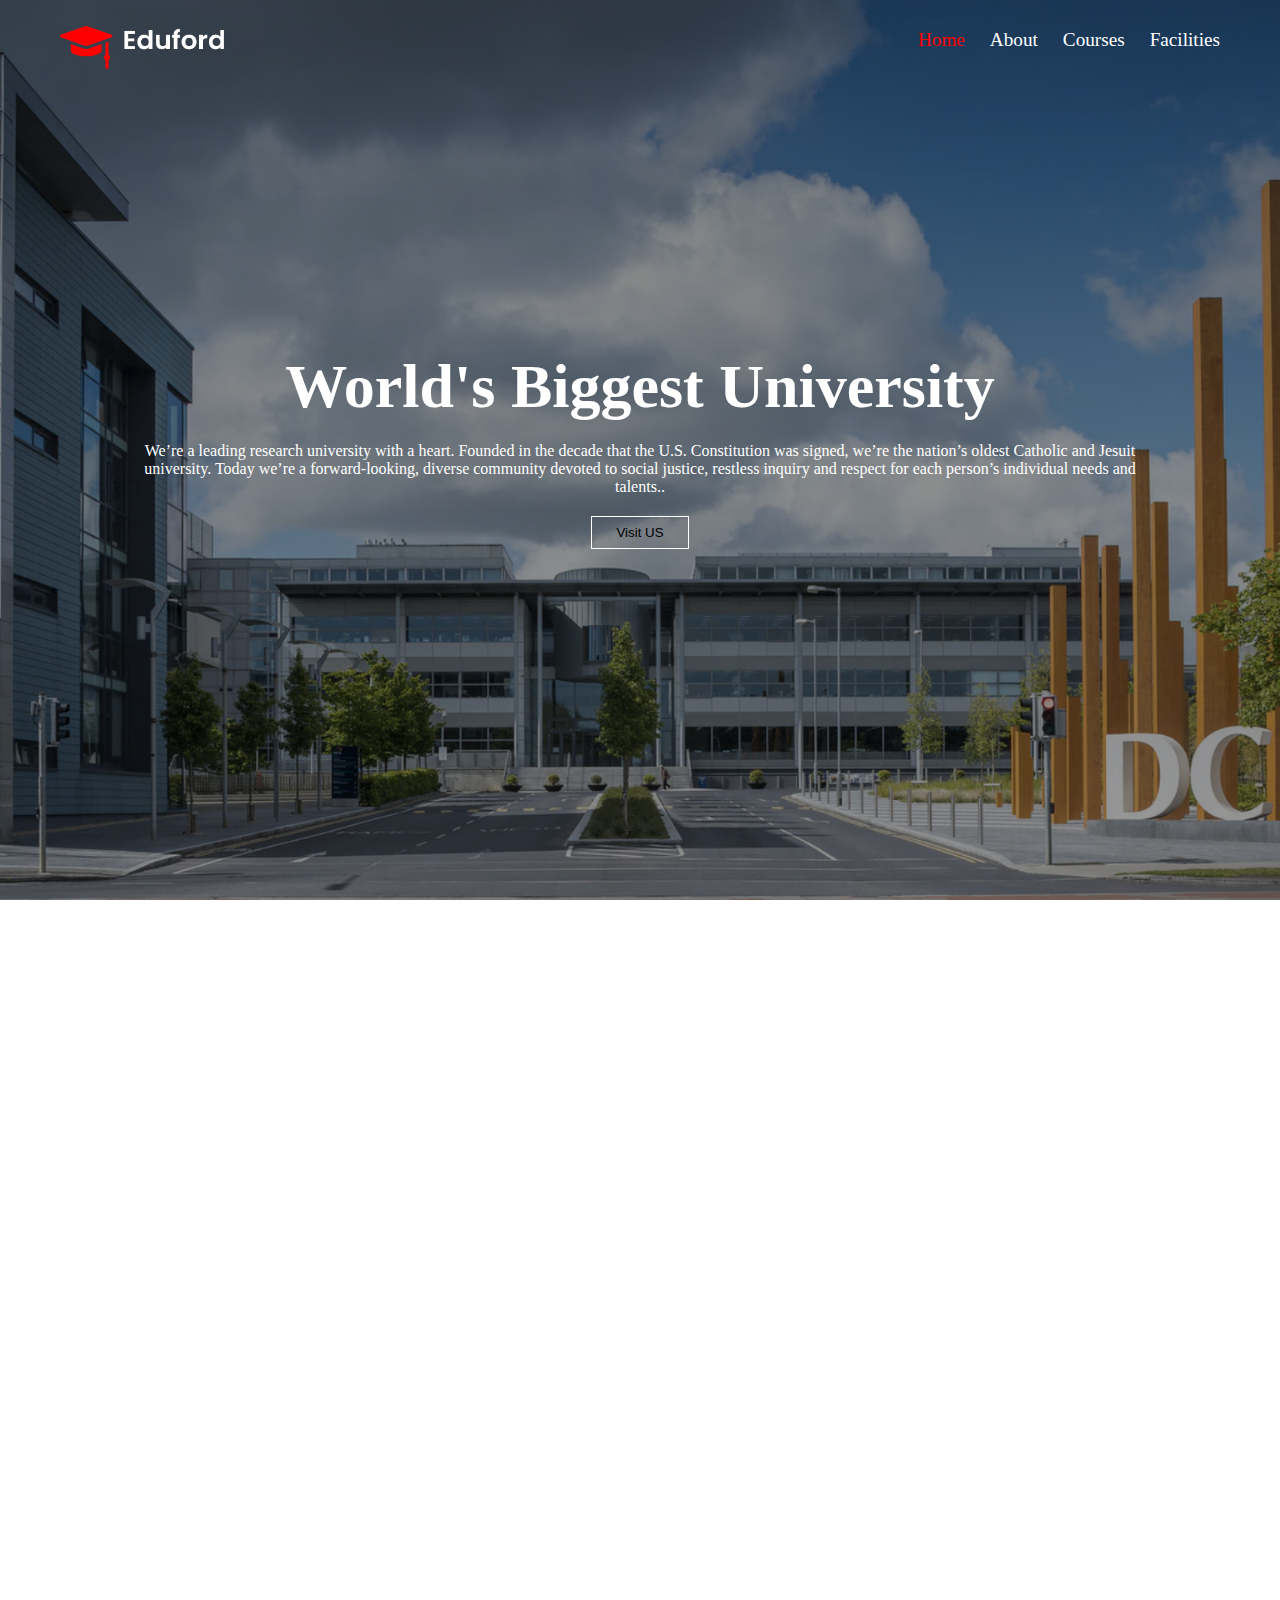
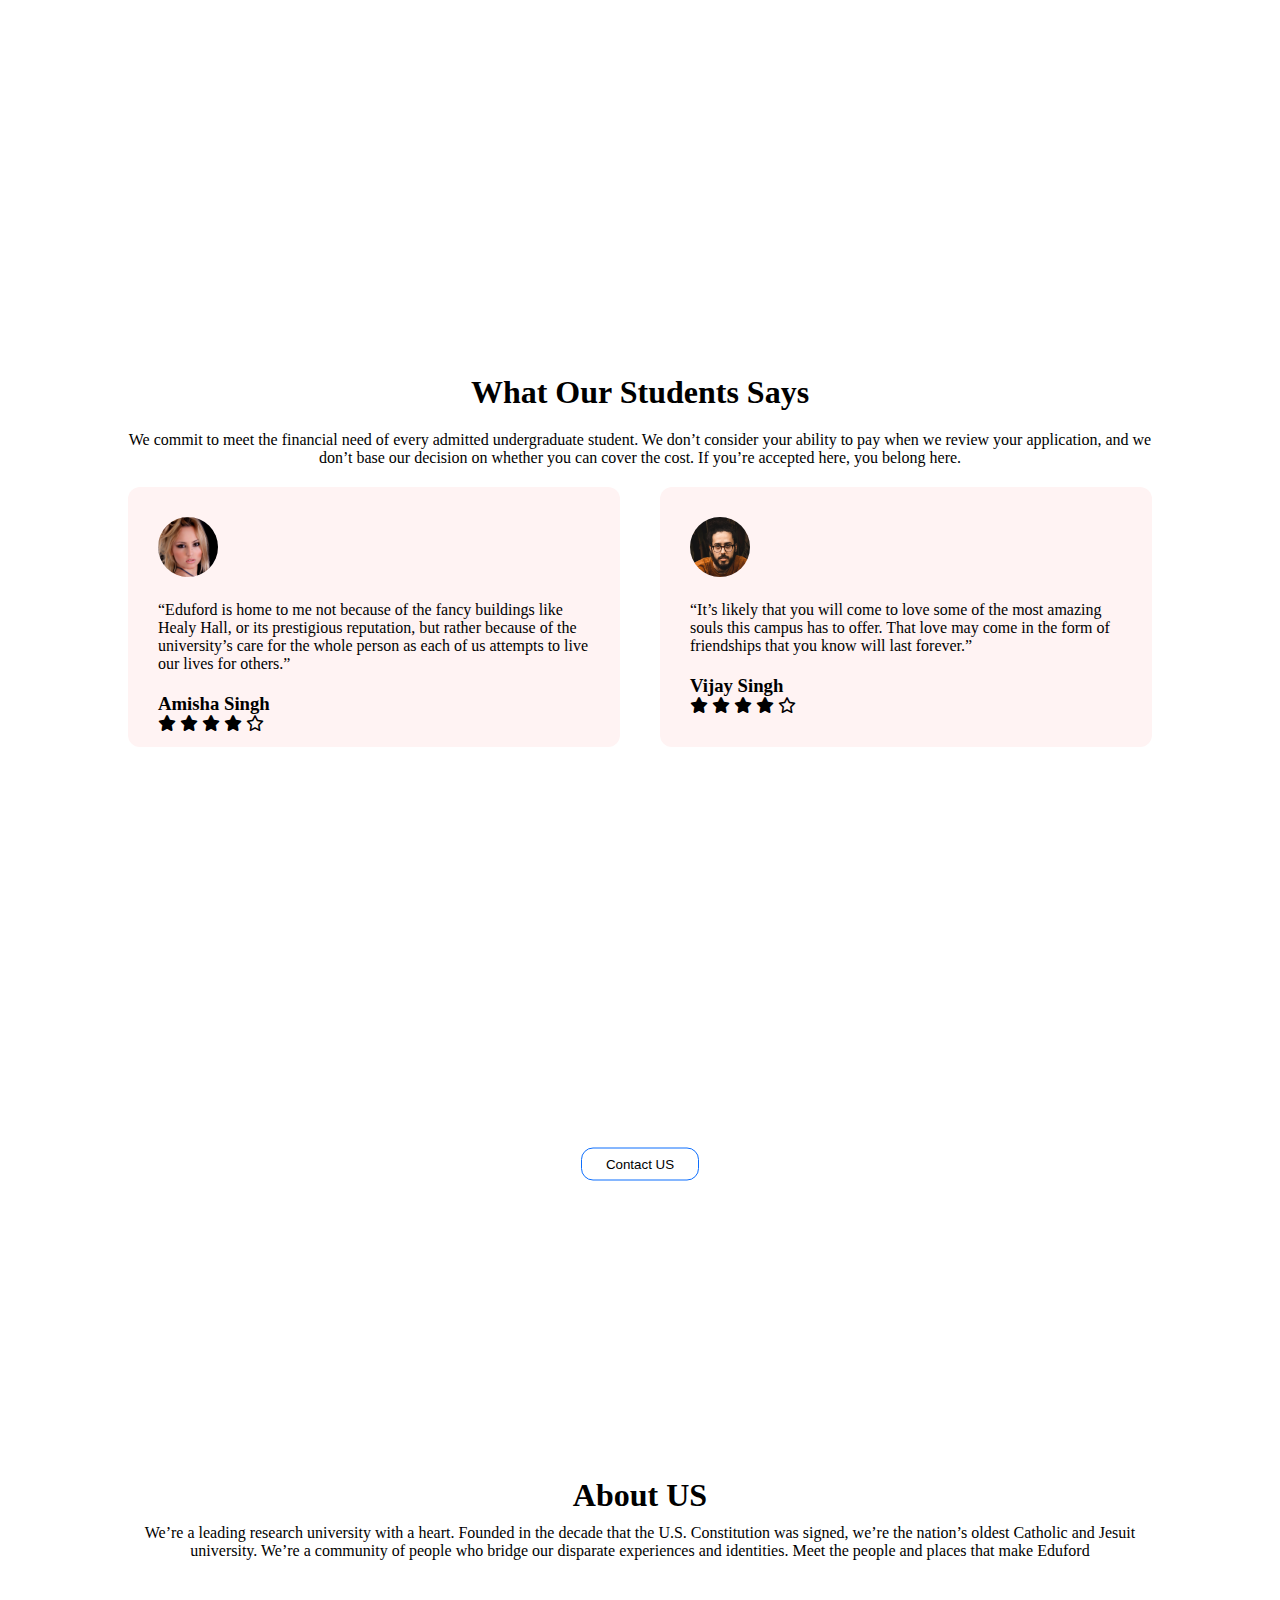
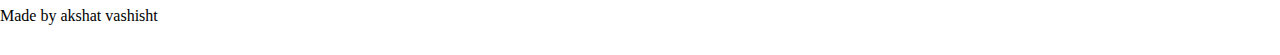
<file: index.html>
<!DOCTYPE html>
<html lang="en">
<head>
    <meta charset="UTF-8">
    <meta name="viewport" content="width=device-width, initial-scale=1.0">
    <title>Document</title>
    <link rel="stylesheet" href="https://cdnjs.cloudflare.com/ajax/libs/font-awesome/6.1.2/css/all.min.css">
    <link rel="stylesheet" type="text/css" href="index.css">
    <link rel="stylesheet" href="https://unpkg.com/aos@next/dist/aos.css" />
</head>
<body>

   <!-- Header -->
   <div class="header">
    <!-- Navbar -->
    <div class="nav">
        <div class="logo"><img src="images/logo.png"></div>
        <div class="list">
            <ul>
                <li><a id="active" href="home.html">Home</a></li>
                <li><a href="About.html">About</a></li>
                <li><a href="courses.html">Courses</a></li>
                <li><a href="facilities.html">Facilities</a></li>
                <!-- <li><a href="#">Contact</a></li> -->
            </ul>
        </div>
        <div class="hamburger">
            <div class="bar"></div>
            <div class="bar"></div>
            <div class="bar"></div>

        </div>
    </div>

    <!-- Hero Section -->
    <div class="hero">
        <div class="content">
            <div class="heading"><h1>World's Biggest University</h1></div>
            <div class="para">We’re a leading research university with a heart. Founded in the decade that the U.S. Constitution was signed, we’re the nation’s oldest Catholic and Jesuit university. Today we’re a forward-looking, diverse community devoted to social justice, restless inquiry and respect for each person’s individual needs and talents..</div>
            <div class="button"><button>Visit US</button></div>
        </div>
    </div>
   </div>

   <!-- Section 1 -->
   <div class="container " data-aos="fade-left">
    <div class="text">
        <h1>Courses We Offer</h1>
        <p>Explore the intersection of technology and society. Learn about environmental justice. Take the famous Problem of God course. Our innovative courses inspire and invite you to help solve some of today’s most pressing local, national and global issues.</p>

    </div>

    <div class="row">
        <div class="cards">
            <h3>UnderGraduate Programs</h3>
            <p>For decades, Eduford College has improved the health of our communities, one graduate at a time. The JoAnn McGrath School of Nursing and Health Professions, as one of the largest nursing schools in Wisconsin, offers a wide array of fully accredited nursing programs, guaranteed clinical placements and a technology-rich Center for Clinical Education.</p>
        </div>

        <div class="cards">
            <h3>Graduatie Programs</h3>
            <p>For decades, Eduford College has improved the health of our communities, one graduate at a time. The JoAnn McGrath School of Nursing and Health Professions, as one of the largest nursing schools in Wisconsin, offers a wide array of fully accredited nursing programs, guaranteed clinical placements and a technology-rich Center for Clinical Education.</p>
        </div>


        <div class="cards">
            <h3>PostGraduation Programs</h3>
            <p>For decades, Eduford College has improved the health of our communities, one graduate at a time. The JoAnn McGrath School of Nursing and Health Professions, as one of the largest nursing schools in Wisconsin, offers a wide array of fully accredited nursing programs, guaranteed clinical placements and a technology-rich Center for Clinical Education.</p>
        </div>
    </div>
   </div>

  
 
<!-- section 2 -->

     <div class="container_2" data-aos="fade-right">
        <div class="t">
            <h1>Our facilities</h1>
            <p>We commit to meet the financial need of every admitted undergraduate student. We don’t consider your ability to pay when we review your application, and we don’t base our decision on whether you can cover the cost. If you’re accepted here, you belong here.</p>
        </div>

        <div class="row_2">
            <div class="cards_2">
                <div class="image"><img src="images/library.png"></div>
                <div class="p">
                    <h3>World Class Library</h3>
                    <p>Pursue research at Eduford’s libraries, which include more than 3.5 million holdings. Whether your focus is on a specific discipline, interdisciplinary areas or emerging fields, our libraries offer academic resources, a maker hub, collaborative spaces and more.</p>
                </div>
            </div>

            <div class="cards_2">
                <div class="image"><img src="images/basketball.png"></div>
                <div class="p">
                    <h3>Largest Play Ground</h3>
                    <p>The College introduces students to philosophy and theology and challenges them to delve deeply into the arts, humanities, languages, social sciences and sciences.they are part of a rich legacy of academic excellence designed to serve them well in an ever-changing world</p>
                </div>
            </div>

            <div class="cards_2">
                <div class="image"><img src="images/cafeteria.png"></div>
                <div class="p">
                    <h3>Tasty and Healthy Food</h3>
                    <p>Whether students pursue studies in Arabic, chemistry, government or one of hundreds of other opportunities, they are part of a rich legacy of academic excellence designed to serve them well in an ever-changing world.</p>
                </div>
            </div>
        </div>

     </div>


     <div class="review">
        <div class="review_text">
            <h1> What Our Students Says</h1>
            <p>We commit to meet the financial need of every admitted undergraduate student. We don’t consider your ability to pay when we review your application, and we don’t base our decision on whether you can cover the cost. If you’re accepted here, you belong here.</p>
        </div>
        <div class="row_3">

            <div class="cards_3">
                <div class="review_image"><img src="images/user1.jpg"></div>
                <div class="review_para">
                    <p>“Eduford is home to me not because of the fancy buildings like Healy Hall, or its prestigious reputation, but rather because of the university’s care for the whole person as each of us attempts to live our lives for others.”</p>
                </div>
                <div class="rating">
                    <h3>Amisha Singh</h3>
                    <div class="r">
                        <i class="fa-solid fa-star"></i>
                            <i class="fa-solid fa-star"></i>
                            <i class="fa-solid fa-star"></i>
                            <i class="fa-solid fa-star"></i>
                            <i class="fa-regular fa-star"></i>

                       </div>
                       </div>

                
        </div>
        <div class="cards_3">
            <div class="review_image"><img src="images/user2.jpg"></div>
            <div class="review_para">
                <p>“It’s likely that you will come to love some of the most amazing souls this campus has to offer. That love may come in the form of friendships that you know will last forever.”</p>
            </div>
            <div class="rating">
                <h3>Vijay Singh</h3>
                <div class="r">
                    <i class="fa-solid fa-star"></i>
                    <i class="fa-solid fa-star"></i>
                    <i class="fa-solid fa-star"></i>
                    <i class="fa-solid fa-star"></i>
                    <i class="fa-regular fa-star"></i>


                    
                </div>
            </div>

    </div>
     </div>
     <!-- Cta  -->


<div class="cta">
    <div class="cta_text">
        <h1>Enroll For Our Various Online Courses
            Anywhere from the World</h1>
            <button>Contact US</button>
    </div>
</div>

<div class="about">
   <div class="about_text">
    <div class="line"></div>
    <h1>About US</h1>
    <p>We’re a leading research university with a heart. Founded in the decade that the U.S. Constitution was signed, we’re the nation’s oldest Catholic and Jesuit university. We’re a community of people who bridge our disparate experiences and identities. Meet the people and places that make Eduford</p>
   </div>
  

</div>


<div class="end">
    <p>Made by akshat vashisht</p>
  </div>
   
<script src="https://unpkg.com/aos@next/dist/aos.js"></script>
<script>
  AOS.init({
      offset: 255,
duration:1200
  });
</script>

<script>
let hamburger=document.getElementsByClassName("hamburger")[0];
let header=document.getElementsByClassName("header")[0];

hamburger.addEventListener("click",()=>{
  hamburger.classList.toggle("on");
  header.classList.toggle("on");
})
</script>

      
   
</body>
</html>
</file>
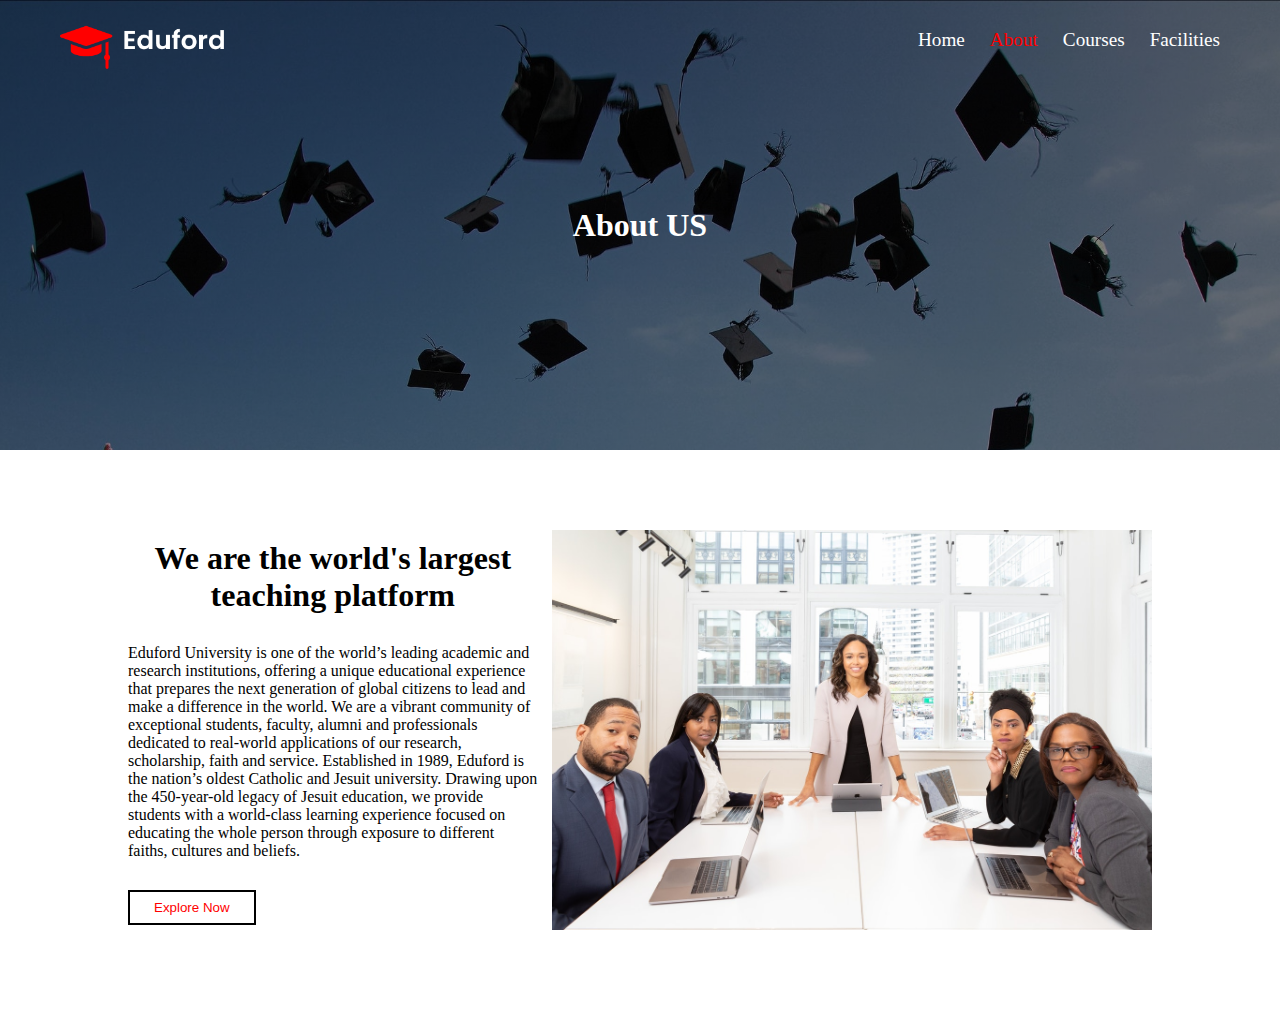
<file: About.html>
<!DOCTYPE html>
<html lang="en">
<head>
    <meta charset="UTF-8">
    <meta name="viewport" content="width=device-width, initial-scale=1.0">
    <title>Document</title>
    <link rel="stylesheet" type="text/css" href="About.css">
</head>
<body>
     <!-- Header -->
   <div class="header">
    <!-- Navbar -->
    <div class="nav">
        <div class="logo"><img src="/images/logo.png"></div>
        <div class="list">
            <ul>
                <li><a  href="index.html">Home</a></li>
                <li><a id="active" href="About.html">About</a></li>
                <li><a href="courses.html">Courses</a></li>
                <li><a href="facilities.html">Facilities</a></li>
            </ul>
        </div>
        <div class="hamburger">
            <div class="bar"></div>
            <div class="bar"></div>
            <div class="bar"></div>
        </div>
    </div>
    <div class="hero">
        <h1>About US</h1>
    </div>
    </div>
    

    <div class="container">
       <div class="wrapper">
        <div class="text card">
            <h1>We are the world's largest teaching platform</h1>
            <p>Eduford University is one of the world’s leading academic and research institutions, offering a unique educational experience that prepares the next generation of global citizens to lead and make a difference in the world. We are a vibrant community of exceptional students, faculty, alumni and professionals dedicated to real-world applications of our research, scholarship, faith and service. Established in 1989, Eduford is the nation’s oldest Catholic and Jesuit university. Drawing upon the 450-year-old legacy of Jesuit education, we provide students with a world-class learning experience focused on educating the whole person through exposure to different faiths, cultures and beliefs.</p>
            <button>Explore Now</button>
        </div>
        <div class="image card"><img src="images/about.jpg"></div>
       </div>
    </div>

    
    <script src="https://unpkg.com/aos@next/dist/aos.js"></script>
<script>
  AOS.init({
      offset: 255,
duration:1200
  });
</script>

<script>
let hamburger=document.getElementsByClassName("hamburger")[0];
let header=document.getElementsByClassName("header")[0];

hamburger.addEventListener("click",()=>{
  hamburger.classList.toggle("on");
  header.classList.toggle("on");
})

</script>
<script src="https://unpkg.com/aos@next/dist/aos.js"></script>
<script>
  AOS.init({
      offset: 255,
duration:1200
  });
</script>
</body>
</html>
</file>
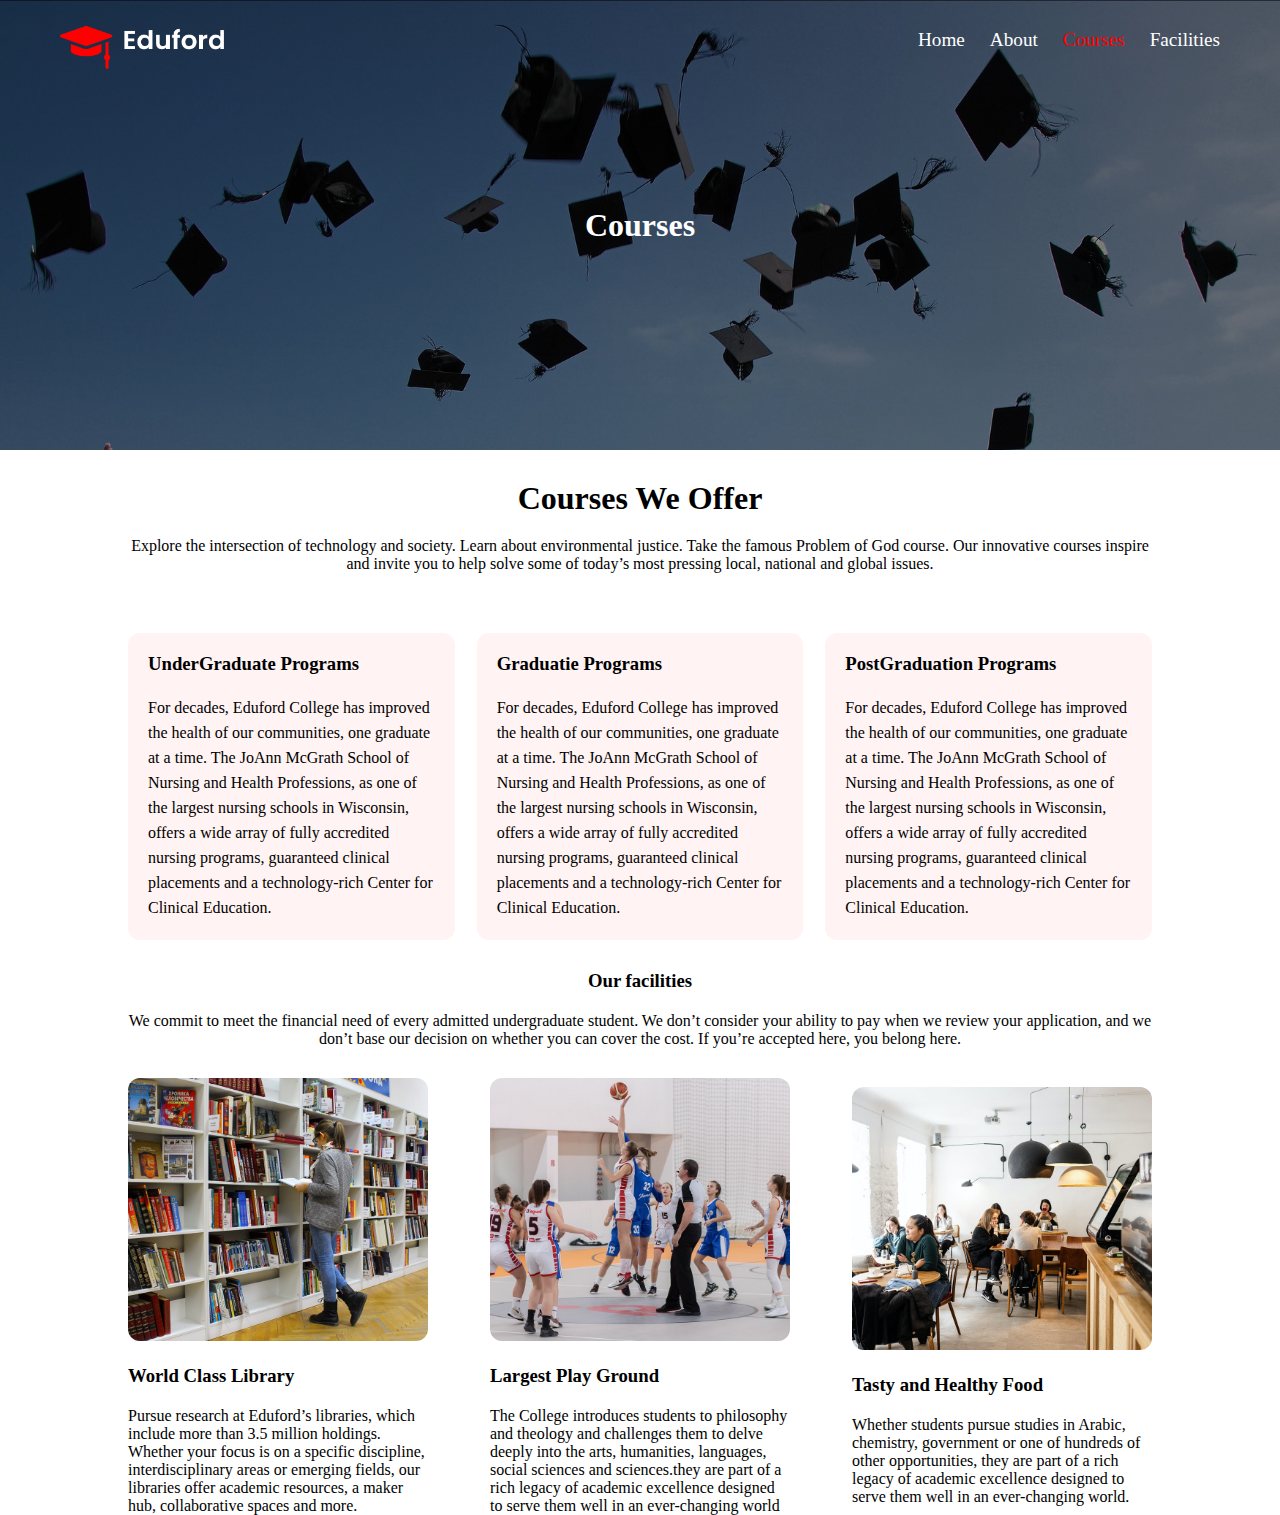
<file: courses.html>
<!DOCTYPE html>
<html lang="en">
<head>
    <meta charset="UTF-8">
    <meta name="viewport" content="width=device-width, initial-scale=1.0">
    <title>Document</title>
    <link rel="stylesheet" type="text/css" href="courses.css">
</head>
<body>
         <!-- Header -->
   <div class="header">
    <!-- Navbar -->
    <div class="nav">
        <div class="logo"><img src="images/logo.png"></div>
        <div class="list">
            <ul>
                <li><a href="index.html">Home</a></li>
                <li><a href="About.html">About</a></li>
                <li><a id="active"href="courses.html">Courses</a></li>
                <li><a href="facilities.html">Facilities</a></li>
            </ul>
        </div>
        <div class="hamburger">
            <div class="bar"></div>
            <div class="bar"></div>
            <div class="bar"></div>
        </div>
    </div>
    <div class="hero">
        <h1>Courses</h1>
    </div>
    </div>


    <!-- Section 1 -->
   <div class="container">
    <div class="text">
        <h1>Courses We Offer</h1>
        <p>Explore the intersection of technology and society. Learn about environmental justice. Take the famous Problem of God course. Our innovative courses inspire and invite you to help solve some of today’s most pressing local, national and global issues.</p>

    </div>

    <div class="row">
        <div class="cards">
            <h3>UnderGraduate Programs</h3>
            <p>For decades, Eduford College has improved the health of our communities, one graduate at a time. The JoAnn McGrath School of Nursing and Health Professions, as one of the largest nursing schools in Wisconsin, offers a wide array of fully accredited nursing programs, guaranteed clinical placements and a technology-rich Center for Clinical Education.</p>
        </div>

        <div class="cards">
            <h3>Graduatie Programs</h3>
            <p>For decades, Eduford College has improved the health of our communities, one graduate at a time. The JoAnn McGrath School of Nursing and Health Professions, as one of the largest nursing schools in Wisconsin, offers a wide array of fully accredited nursing programs, guaranteed clinical placements and a technology-rich Center for Clinical Education.</p>
        </div>


        <div class="cards">
            <h3>PostGraduation Programs</h3>
            <p>For decades, Eduford College has improved the health of our communities, one graduate at a time. The JoAnn McGrath School of Nursing and Health Professions, as one of the largest nursing schools in Wisconsin, offers a wide array of fully accredited nursing programs, guaranteed clinical placements and a technology-rich Center for Clinical Education.</p>
        </div>
    </div>
   </div>


   <!-- section 2 -->

   <div class="container_2">
    <div class="t">
        <h3>Our facilities</h3>
        <p>We commit to meet the financial need of every admitted undergraduate student. We don’t consider your ability to pay when we review your application, and we don’t base our decision on whether you can cover the cost. If you’re accepted here, you belong here.</p>
    </div>

    <div class="row_2">
        <div class="cards_2">
            <div class="image"><img src="images/library.png"></div>
            <div class="p">
                <h3>World Class Library</h3>
                <p>Pursue research at Eduford’s libraries, which include more than 3.5 million holdings. Whether your focus is on a specific discipline, interdisciplinary areas or emerging fields, our libraries offer academic resources, a maker hub, collaborative spaces and more.</p>
            </div>
        </div>

        <div class="cards_2">
            <div class="image"><img src="images/basketball.png"></div>
            <div class="p">
                <h3>Largest Play Ground</h3>
                <p>The College introduces students to philosophy and theology and challenges them to delve deeply into the arts, humanities, languages, social sciences and sciences.they are part of a rich legacy of academic excellence designed to serve them well in an ever-changing world</p>
            </div>
        </div>

        <div class="cards_2">
            <div class="image"><img src="images/cafeteria.png"></div>
            <div class="p">
                <h3>Tasty and Healthy Food</h3>
                <p>Whether students pursue studies in Arabic, chemistry, government or one of hundreds of other opportunities, they are part of a rich legacy of academic excellence designed to serve them well in an ever-changing world.</p>
            </div>
        </div>
    </div>

 </div>
 <script src="https://unpkg.com/aos@next/dist/aos.js"></script>
<script>
  AOS.init({
      offset: 255,
duration:1200
  });
</script>

<script>
let hamburger=document.getElementsByClassName("hamburger")[0];
let header=document.getElementsByClassName("header")[0];

hamburger.addEventListener("click",()=>{
  hamburger.classList.toggle("on");
  header.classList.toggle("on");
})
</script>
<script src="https://unpkg.com/aos@next/dist/aos.js"></script>
<script>
  AOS.init({
      offset: 255,
duration:1200
  });
</script>
</body>
</html>
</file>
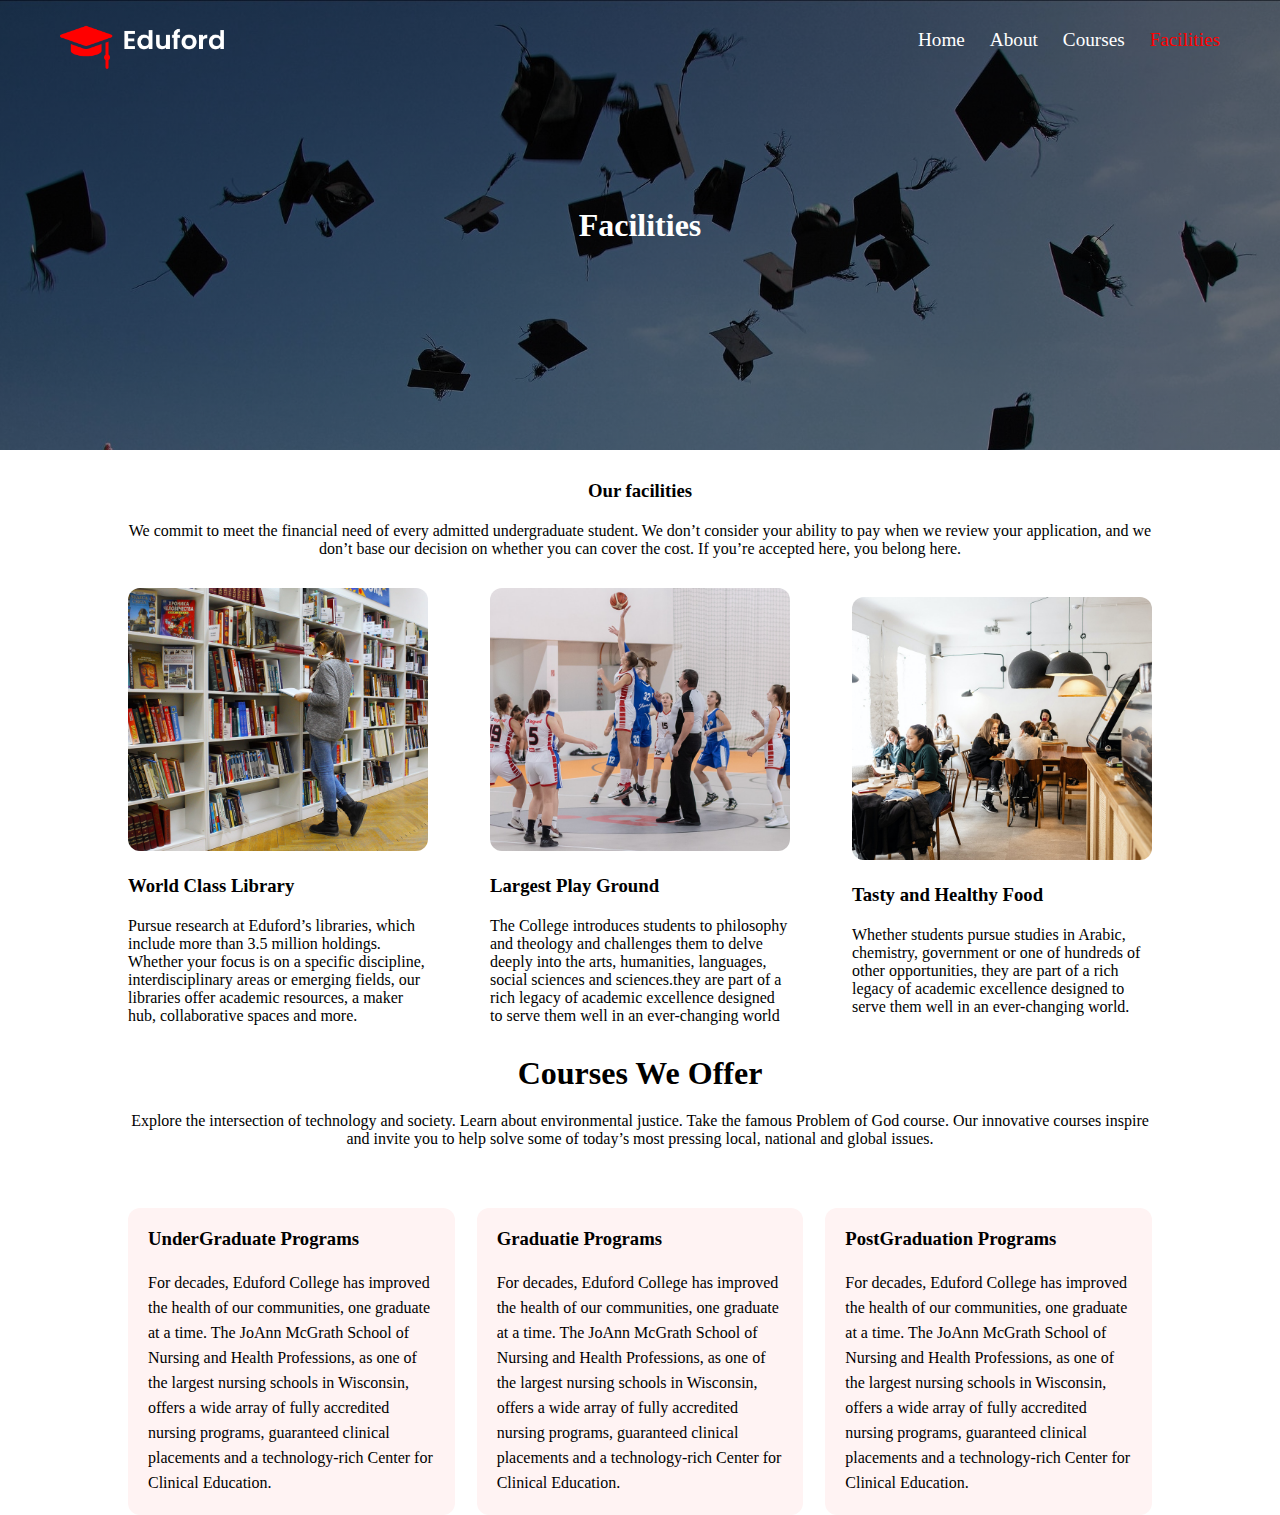
<file: facilities.html>
<!DOCTYPE html>
<html lang="en">
<head>
    <meta charset="UTF-8">
    <meta name="viewport" content="width=device-width, initial-scale=1.0">
    <title>Document</title>
    <link rel="stylesheet" type="text/css" href="facilities.css">
</head>
<body>
         <!-- Header -->
   <div class="header">
    <!-- Navbar -->
    <div class="nav">
        <div class="logo"><img src="images/logo.png"></div>
        <div class="list">
            <ul>
                <li><a href="index.html">Home</a></li>
                <li><a href="About.html">About</a></li>
                <li><a href="courses.html">Courses</a></li>
                <li><a id="active" href="facilities.html">Facilities</a></li>
            </ul>
        </div>
        <div class="hamburger">
            <div class="bar"></div>
            <div class="bar"></div>
            <div class="bar"></div>
        </div>
    </div>
    <div class="hero">
        <h1>Facilities</h1>
    </div>
    </div>


    <!-- Section 1 -->
  


   <!-- section 2 -->

   <div class="container_2">
    <div class="t">
        <h3>Our facilities</h3>
        <p>We commit to meet the financial need of every admitted undergraduate student. We don’t consider your ability to pay when we review your application, and we don’t base our decision on whether you can cover the cost. If you’re accepted here, you belong here.</p>
    </div>

    <div class="row_2">
        <div class="cards_2">
            <div class="image"><img src="images/library.png"></div>
            <div class="p">
                <h3>World Class Library</h3>
                <p>Pursue research at Eduford’s libraries, which include more than 3.5 million holdings. Whether your focus is on a specific discipline, interdisciplinary areas or emerging fields, our libraries offer academic resources, a maker hub, collaborative spaces and more.</p>
            </div>
        </div>

        <div class="cards_2">
            <div class="image"><img src="images/basketball.png"></div>
            <div class="p">
                <h3>Largest Play Ground</h3>
                <p>The College introduces students to philosophy and theology and challenges them to delve deeply into the arts, humanities, languages, social sciences and sciences.they are part of a rich legacy of academic excellence designed to serve them well in an ever-changing world</p>
            </div>
        </div>

        <div class="cards_2">
            <div class="image"><img src="images/cafeteria.png"></div>
            <div class="p">
                <h3>Tasty and Healthy Food</h3>
                <p>Whether students pursue studies in Arabic, chemistry, government or one of hundreds of other opportunities, they are part of a rich legacy of academic excellence designed to serve them well in an ever-changing world.</p>
            </div>
        </div>
    </div>

 </div>
 <div class="container">
    <div class="text">
        <h1>Courses We Offer</h1>
        <p>Explore the intersection of technology and society. Learn about environmental justice. Take the famous Problem of God course. Our innovative courses inspire and invite you to help solve some of today’s most pressing local, national and global issues.</p>

    </div>

    <div class="row">
        <div class="cards">
            <h3>UnderGraduate Programs</h3>
            <p>For decades, Eduford College has improved the health of our communities, one graduate at a time. The JoAnn McGrath School of Nursing and Health Professions, as one of the largest nursing schools in Wisconsin, offers a wide array of fully accredited nursing programs, guaranteed clinical placements and a technology-rich Center for Clinical Education.</p>
        </div>

        <div class="cards">
            <h3>Graduatie Programs</h3>
            <p>For decades, Eduford College has improved the health of our communities, one graduate at a time. The JoAnn McGrath School of Nursing and Health Professions, as one of the largest nursing schools in Wisconsin, offers a wide array of fully accredited nursing programs, guaranteed clinical placements and a technology-rich Center for Clinical Education.</p>
        </div>


        <div class="cards">
            <h3>PostGraduation Programs</h3>
            <p>For decades, Eduford College has improved the health of our communities, one graduate at a time. The JoAnn McGrath School of Nursing and Health Professions, as one of the largest nursing schools in Wisconsin, offers a wide array of fully accredited nursing programs, guaranteed clinical placements and a technology-rich Center for Clinical Education.</p>
        </div>
    </div>
   </div>
   <script src="https://unpkg.com/aos@next/dist/aos.js"></script>
   <script>
     AOS.init({
         offset: 255,
   duration:1200
     });
   </script>
   
   <script>
   let hamburger=document.getElementsByClassName("hamburger")[0];
   let header=document.getElementsByClassName("header")[0];
   
   hamburger.addEventListener("click",()=>{
     hamburger.classList.toggle("on");
     header.classList.toggle("on");
   })
   </script>
   <script src="https://unpkg.com/aos@next/dist/aos.js"></script>
   <script>
     AOS.init({
         offset: 255,
   duration:1200
     });
   </script>
</body>
</html>
</file>
<file: index.css>
*{
    margin:0;
    padding:0;
    
    
}
:root{
    font-size: 62.5%;
}
body{
   font-size: 1.6rem;
}
#active{
    color:red;
}
.header{
    height:100vh;
    background-image: linear-gradient(rgba(0,0,0,0.5),rgba(0,0,0,0.4)),url("images/banner.png");
    background-size:cover;
    background-position: center;
    position:relative;

}
.logo img{
    width:16.6rem;
    margin-top:1.5rem;
}
.nav{
    height:8rem;
    display: flex;
    justify-content: space-between;
    align-items: center;
   
    padding:0rem 6rem;


}
.list ul{
    display:flex;
    gap:2.5rem;
    list-style-type: none;

}
.list ul li a{
    text-decoration: none;
    color:white;
    font-size: larger;
    position:relative;
}

.list ul li a::before{
    content:"";
    position: absolute;
    left:0;
    top:100%;
    width:0;
    height:0.3rem;
    background-color:red;
    border-radius:0.8rem;
    transition:all 300ms ease-in;

}
.list ul li a:hover:before{
    width:100%;
}
.active{
    color:red;
}
.hero{
    width:80%;
    margin:0 auto;
    position:absolute;
    left:50%;
    top:50%;
    transform: translate(-50%,-50%);
    color:white;
    text-align: center;
}
.heading h1{
   font-size: 6.2rem;
    font-weight: 700;
  
    margin-bottom:2rem;
}
.container_2{
    width:100%;
    margin-top:30px;

 }
 .t p{
    margin:20px 0px;
 }
 .t{
    width:80%;
    margin:30px auto;
    text-align: center;
 }

 .image img{
    width:300px;
    border-radius:12px;
    margin-bottom: 20px;
 }
 .row_2{
    width:80%;
    margin:0 auto;
display: flex;
align-items: center;
justify-content: space-between;
 }
 .cards{
    padding:1.2rem;
 }
 .cards h3{
    text-align: center;
    margin-bottom: 20px;
 }



 .cards_2{
    flex-basis: 28%;
 }
.para{
    
    margin-bottom:2rem;
}

.button button{
    background-color: transparent;
    border:1px solid white;
    outline:none;
    padding:0.8rem 2.4rem;
    transition: all 300ms ease-in;
    cursor:pointer;
}
.button button:hover{
    background-color:cornflowerblue ;
}
/* Section 1 */
.container{
    margin-top:3rem;
    width:100%;
 

}
.text{
    width:80%;
    margin:0 auto;
    margin-bottom: 2rem;
    text-align: center;
    
}
.text h1{
    margin:2rem;
    
}

.row{
    width:80%;
    margin:0 auto;
  
    display:flex;
    align-items: center;
    justify-content: space-between;
}
.cards{
    flex-basis:28%;
    padding:0.2rem;
background: #fff3f3;
border-radius: 1.2rem;
transition:all 300ms ease-in;
margin-top:4rem;

}
.cards h1{
    text-align: center;
}

.cards p{
    margin-top:2rem;
    line-height: 2.5rem;
}
.cards:hover{
    box-shadow:0 0 20px 0 rgba(0,0,0,0.3);
    transform:translateY(-20px);
    cursor:pointer;
 }


 /* Section2  */
 .container_2{
    width:100%;
    margin-top:30px;

 }
 .t p{
    margin:20px 0px;
 }
 .t{
    width:80%;
    margin:30px auto;
    text-align: center;
 }

 .image img{
    width:300px;
    border-radius:12px;
    margin-bottom: 20px;
 }
 .row_2{
    width:80%;
    margin:0 auto;
display: flex;
align-items: center;
justify-content: space-between;
 }
 .p h3{
    margin-bottom: 20px;;
 }
 .p p{
    line-height: 18px;;
 }


 .cards_2{
    flex-basis: 28%;
 }
/* Section 4 */
.review{
    width:100%;
    margin:3rem 0
}
.review_text{
    width:80%;
    margin:0 auto;
    text-align: center;
}
.review_text p{
    margin:20px 0;
}
.row_3{
    width:80%;
    margin:0 auto;
    display:flex;
    align-items:center;
    /* justify-content:space-between; */
    gap:4rem;

}
.cards_3{
    /* display:flex; */
    flex-basis:25%;
    height: 20rem;
    padding:3rem;
     flex-basis: 45%;
     background-color:#fff3f3 ;
     border-radius:12px;
}
.review_image img{
    width:6rem;
    border-radius:50%;
    margin:0 auto;
}
.cards_3 p{
    margin:2rem 0rem;
}

/* Section 4 */
.cta{
    background-image: linear-gradient(rgba(0,0,0,0.5),rgba(0,0,0,0.4)),url("images/banner2.jpg");
    background-size: cover;
    background-position: center;
    background-attachment: fixed
    ;

    height:70vh;
    margin-top:5rem;
    width:100%;
    position: relative;


}
.cta_text{
    text-align: center;
    position: absolute;
    top:50%;
    left:50%;
    transform: translate(-50%,-50%);

}
.cta_text h1{
    color:white;
    margin-bottom:3rem;
}
.cta_text button{
    background-color: transparent;
    padding:0.8rem 2.4rem;
    border:1px solid #0d6efd;
    transition: all 300ms ease-in;
    border-radius: 1.2rem;
    cursor: pointer;
}
.cta_text button:hover{
    background-color: #0d6efd;
}
.about{
    height:20vh;
}

.about_text{
    width:80%;
    margin:0 auto;
    text-align: center;
    padding:4rem 0rem;
}
.about_text h1{
    margin:1rem 0rem;
    /* border-bottom: 2px solid #0d6efd; */
}
.bar{
    background-color: white;
    width:1.8rem;
    height:0.2rem;
    margin-bottom: 0.3rem;
}
.hamburger{
    cursor:pointer;
    display:none;
}


@media(max-width:858px){
    .list{
        position: fixed;
        width:100%;
        left:-200%;
        top:80px;
        height:100vh;
        background-color: red;
        display:flex;
        align-items: center;
        justify-content: center;
        transition:all 300ms ease-in

    }
  
    .list ul{
       display:flex;
       flex-direction:column;
       gap:20px;
    }
    .hamburger{
        display:block;
    }
    .on .list{
        left:0%;
        z-index: 999;
    }
 
    .hamburger{
        display:block;
    }
    .hamburger.on .bar:nth-child(2){
        opacity:0;
    }
    .hamburger.on .bar:nth-child(1){
        transform:translateY(5px) rotate(45deg);
    }
    .hamburger.on .bar:nth-child(3){
        transform:translateY(-5px) rotate(-45deg);
    }
    .row{
        flex-direction: column;
    }
    .row_2{
        flex-direction: column;
    }
    .row_3{
        flex-direction: column;
    }
   .cards_2{
    display:flex;
    gap:2rem;
    align-items: center;
   }
}
</file>
<file: About.css>
*{
    margin:0;
    padding:0;
}
.header{
    height:50vh;
    background-image: linear-gradient(rgba(0,0,0,0.5),rgba(0,0,0,0.4)),url("images/background.jpg");
    background-size:cover;
    background-position: center;
    position:relative;
    background-attachment: fixed;

}
#active{
    color:red;
}
.logo img{
    width:166px;
    margin-top:15px;
}
.nav{
    height:80px;
    display: flex;
    justify-content: space-between;
    align-items: center;
   
    padding:0px 60px;


}
.list ul{
    display:flex;
    gap:25px;
    list-style-type: none;

}
.list ul li a{
    text-decoration: none;
    color:white;
    font-size: larger;
    position:relative;
}

.list ul li a::before{
    content:"";
    position: absolute;
    left:0;
    top:100%;
    width:0;
    height:3px;
    background-color:red;
    border-radius:8px;
    transition:all 300ms ease-in;

}
.list ul li a:hover:before{
    width:100%;
}

.hero{
    position:absolute;
    left:50%;
    top:50%;
    transform: translate(-50%,-50%);
    color:white;
    text-align: center;
}
.container{
    width:100%;padding:80px 0px;
}
.wrapper{
    
    
    width:80%;
    margin:0 auto;

    display:flex;
    align-items:center;
    justify-content: space-between;
}
.card{
    flex-basis: 40%;
}
.text h1{
text-align: center;


}
.text p{

    margin:30px 0px
}
button{
    background: transparent;
    border:2px solid black;
    color:red;
    padding:8px 24px;
    cursor:pointer;
    transition: all 300ms ease-in;
}
button:hover{
    background-color:red;
    color:white;
}
.image img{
    height:400px;
}
.hamburger{
    display:none;
}
.bar{
    background-color: white;
    width:25px;
    height:3px;
    margin-bottom:5px;
    /* display:none; */
}
@media(max-width:858px){
    .list{
        position: fixed;
        width:100%;
        left:-200%;
        top:80px;
        height:100vh;
        background-color: red;
        display:flex;
        align-items: center;
        justify-content: center;
        transition:all 300ms ease-in

    }
  
    .list ul{
       display:flex;
       flex-direction:column;
       gap:20px;
    }
    .hamburger{
        display:block;
    }
    .on .list{
        left:0%;
        z-index: 999;
    }
 
    .hamburger{
        display:block;
    }
    .hamburger.on .bar:nth-child(2){
        opacity:0;
    }
    .hamburger.on .bar:nth-child(1){
        transform:translateY(5px) rotate(45deg);
    }
    .hamburger.on .bar:nth-child(3){
        transform:translateY(-5px) rotate(-45deg);
    }
    .row{
        flex-direction: column;
    }
    .row_2{
        flex-direction: column;
    }
    .row_3{
        flex-direction: column;
    }
    .wrapper{
        flex-direction: column;
        gap:20px;
    }
    
}
</file>
<file: courses.css>
*{
    margin:0;
    padding:0;
}
.header{
    height:50vh;
    background-image: linear-gradient(rgba(0,0,0,0.5),rgba(0,0,0,0.4)),url("images/background.jpg");
    background-size:cover;
    background-position: center;
    position:relative;
    background-attachment: fixed;

}
#active{
    color:red;
 }
.logo img{
    width:166px;
    margin-top:15px;
}
.nav{
    height:80px;
    display: flex;
    justify-content: space-between;
    align-items: center;
   
    padding:0px 60px;


}
.list ul{
    display:flex;
    gap:25px;
    list-style-type: none;

}
.list ul li a{
    text-decoration: none;
    color:white;
    font-size: larger;
    position:relative;
}

.list ul li a::before{
    content:"";
    position: absolute;
    left:0;
    top:100%;
    width:0;
    height:3px;
    background-color:red;
    border-radius:8px;
    transition:all 300ms ease-in;

}
.list ul li a:hover:before{
    width:100%;
}
.active{
    color:red;
}
.hero{
    position:absolute;
    left:50%;
    top:50%;
    transform: translate(-50%,-50%);
    color:white;
    text-align: center;
}

.container{
    margin-top:30px;
    width:100%;
 

}
.text{
    width:80%;
    margin:0 auto;
    margin-bottom: 20px;
    text-align: center;
    
}
.text h1{
    margin-bottom:20px;
    
}

.row{
    width:80%;
    margin:0 auto;
  
    display:flex;
    align-items: center;
    justify-content: space-between;
}
.cards{
    flex-basis:28%;
    padding:20px;
background: #fff3f3;
border-radius: 12px;;
transition:all 300ms ease-in;
margin-top:40px;

}
.cards h1{
    text-align: center;
}

.cards p{
    margin-top:20px;
    line-height: 25px;
}
.cards:hover{
    box-shadow:0 0 20px 0 rgba(0,0,0,0.3);
    transform:translateY(-20px);
    cursor:pointer;
 }


 /* Section2  */
 .container_2{
    width:100%;
    margin-top:30px;

 }
 .t p{
    margin:20px 0px;
 }
 .t{
    width:80%;
    margin:30px auto;
    text-align: center;
 }

 .image img{
    width:300px;
    border-radius:12px;
    margin-bottom: 20px;
 }
 .row_2{
    width:80%;
    margin:0 auto;
display: flex;
align-items: center;
justify-content: space-between;
 }
 .p h3{
    margin-bottom: 20px;;
 }
 .p p{
    line-height: 18px;;
 }


 .cards_2{
    flex-basis: 28%;
 }
 .hamburger{
    display:none;
}
.bar{
    background-color: white;
    width:25px;
    height:3px;
    margin-bottom:5px;
    /* display:none; */
}
 @media(max-width:858px){
    .list{
        position: fixed;
        width:100%;
        left:-200%;
        top:80px;
        height:100vh;
        background-color: red;
        display:flex;
        align-items: center;
        justify-content: center;
        transition:all 300ms ease-in

    }
  
    .list ul{
       display:flex;
       flex-direction:column;
       gap:20px;
    }
    .hamburger{
        display:block;
    }
    .on .list{
        left:0%;
        z-index: 999;
    }
 
    .hamburger{
        display:block;
    }
    .hamburger.on .bar:nth-child(2){
        opacity:0;
    }
    .hamburger.on .bar:nth-child(1){
        transform:translateY(5px) rotate(45deg);
    }
    .hamburger.on .bar:nth-child(3){
        transform:translateY(-5px) rotate(-45deg);
    }
    .row{
        flex-direction: column;
    }
    .row_2{
        flex-direction: column;
    }
    .row_3{
        flex-direction: column;
    }
    .cards_2{
        display:flex;
        gap:2rem;
        align-items: center;
       }
    
   
}
</file>
<file: facilities.css>
*{
    margin:0;
    padding:0;
}
.header{
    height:50vh;
    background-image: linear-gradient(rgba(0,0,0,0.5),rgba(0,0,0,0.4)),url("images/background.jpg");
    background-size:cover;
    background-position: center;
    position:relative;
    background-attachment: fixed;

}
#active{
    color:red;
 }
.logo img{
    width:166px;
    margin-top:15px;
}
.nav{
    height:80px;
    display: flex;
    justify-content: space-between;
    align-items: center;
   
    padding:0px 60px;


}
.list ul{
    display:flex;
    gap:25px;
    list-style-type: none;

}
.list ul li a{
    text-decoration: none;
    color:white;
    font-size: larger;
    position:relative;
}

.list ul li a::before{
    content:"";
    position: absolute;
    left:0;
    top:100%;
    width:0;
    height:3px;
    background-color:red;
    border-radius:8px;
    transition:all 300ms ease-in;

}
.list ul li a:hover:before{
    width:100%;
}
.active{
    color:red;
}
.hero{
    position:absolute;
    left:50%;
    top:50%;
    transform: translate(-50%,-50%);
    color:white;
    text-align: center;
}

.container{
    margin-top:30px;
    width:100%;
 

}
.text{
    width:80%;
    margin:0 auto;
    margin-bottom: 20px;
    text-align: center;
    
}
.text h1{
    margin-bottom:20px;
    
}

.row{
    width:80%;
    margin:0 auto;
  
    display:flex;
    align-items: center;
    justify-content: space-between;
}
.cards{
    flex-basis:28%;
    padding:20px;
background: #fff3f3;
border-radius: 12px;;
transition:all 300ms ease-in;
margin-top:40px;

}
.cards h1{
    text-align: center;
}

.cards p{
    margin-top:20px;
    line-height: 25px;
}
.cards:hover{
    box-shadow:0 0 20px 0 rgba(0,0,0,0.3);
    transform:translateY(-20px);
    cursor:pointer;
 }


 /* Section2  */
 .container_2{
    width:100%;
    margin-top:30px;

 }
 .t p{
    margin:20px 0px;
 }
 .t{
    width:80%;
    margin:30px auto;
    text-align: center;
 }

 .image img{
    width:300px;
    border-radius:12px;
    margin-bottom: 20px;
 }
 .row_2{
    width:80%;
    margin:0 auto;
display: flex;
align-items: center;
justify-content: space-between;
 }
 .p h3{
    margin-bottom: 20px;;
 }
 .p p{
    line-height: 18px;;
 }
 .hamburger{
    display: none;
 }
 .bar{
    width:25px;
    height:3px;
    background-color: white;
    margin-bottom:3px;
 }


 .cards_2{
    flex-basis: 28%;
 }
 @media(max-width:858px){
    .list{
        position: fixed;
        width:100%;
        left:-200%;
        top:80px;
        height:100vh;
        background-color: red;
        display:flex;
        align-items: center;
        justify-content: center;
        transition:all 300ms ease-in

    }
  
    .list ul{
       display:flex;
       flex-direction:column;
       gap:20px;
    }
    .hamburger{
        display:block;
    }
    .on .list{
        left:0%;
        z-index: 999;
    }
 
    .hamburger{
        display:block;
    }
    .hamburger.on .bar:nth-child(2){
        opacity:0;
    }
    .hamburger.on .bar:nth-child(1){
        transform:translateY(5px) rotate(45deg);
    }
    .hamburger.on .bar:nth-child(3){
        transform:translateY(-5px) rotate(-45deg);
    }
    .row{
        flex-direction: column;
    }
    .row_2{
        flex-direction: column;
    }
    .row_3{
        flex-direction: column;
    }
    .cards_2{
        display:flex;
        gap:2rem;
        align-items: center;
       }
    
   
}
</file>
